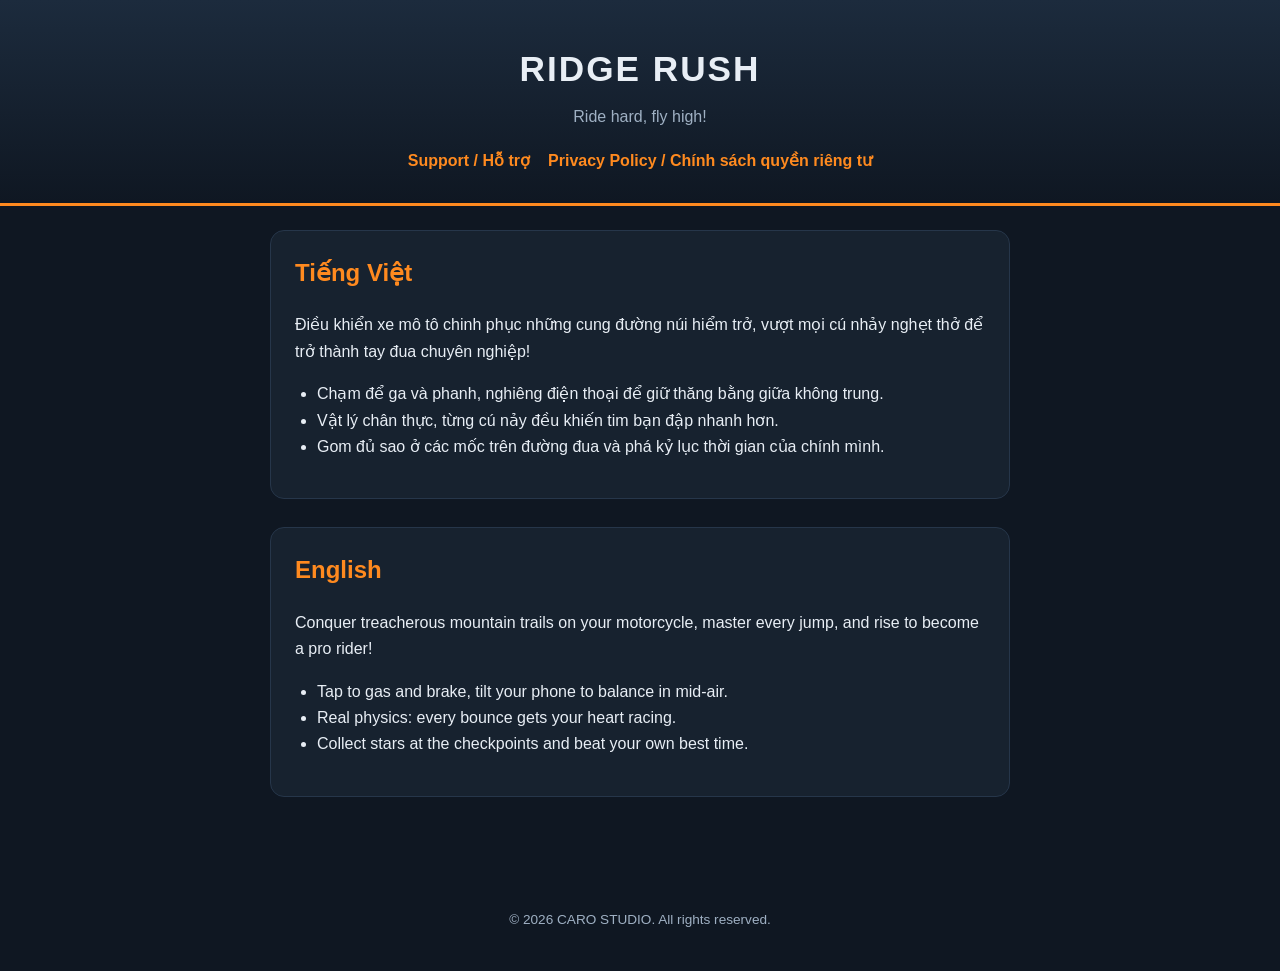
<file: index.html>
<!doctype html>
<html lang="en">
<head>
<meta charset="utf-8">
<meta name="viewport" content="width=device-width, initial-scale=1">
<title>Ridge Rush</title>
<meta name="description" content="Ridge Rush: conquer treacherous mountain trails on your motorcycle, master every jump and become a pro rider.">
<link rel="stylesheet" href="style.css">
</head>
<body>
<header>
    <h1>Ridge Rush</h1>
    <p>Ride hard, fly high!</p>
    <nav>
        <a href="support.html">Support / Hỗ trợ</a>
        <a href="privacy.html">Privacy Policy / Chính sách quyền riêng tư</a>
    </nav>
</header>
<main>
    <section class="lang" id="vi">
        <h2>Tiếng Việt</h2>
        <p>Điều khiển xe mô tô chinh phục những cung đường núi hiểm trở, vượt mọi cú nhảy nghẹt thở để trở thành tay đua chuyên nghiệp!</p>
        <ul>
            <li>Chạm để ga và phanh, nghiêng điện thoại để giữ thăng bằng giữa không trung.</li>
            <li>Vật lý chân thực, từng cú nảy đều khiến tim bạn đập nhanh hơn.</li>
            <li>Gom đủ sao ở các mốc trên đường đua và phá kỷ lục thời gian của chính mình.</li>
        </ul>
    </section>
    <section class="lang" id="en">
        <h2>English</h2>
        <p>Conquer treacherous mountain trails on your motorcycle, master every jump, and rise to become a pro rider!</p>
        <ul>
            <li>Tap to gas and brake, tilt your phone to balance in mid-air.</li>
            <li>Real physics: every bounce gets your heart racing.</li>
            <li>Collect stars at the checkpoints and beat your own best time.</li>
        </ul>
    </section>
</main>
<footer>&copy; 2026 CARO STUDIO. All rights reserved.</footer>
</body>
</html>
</file>
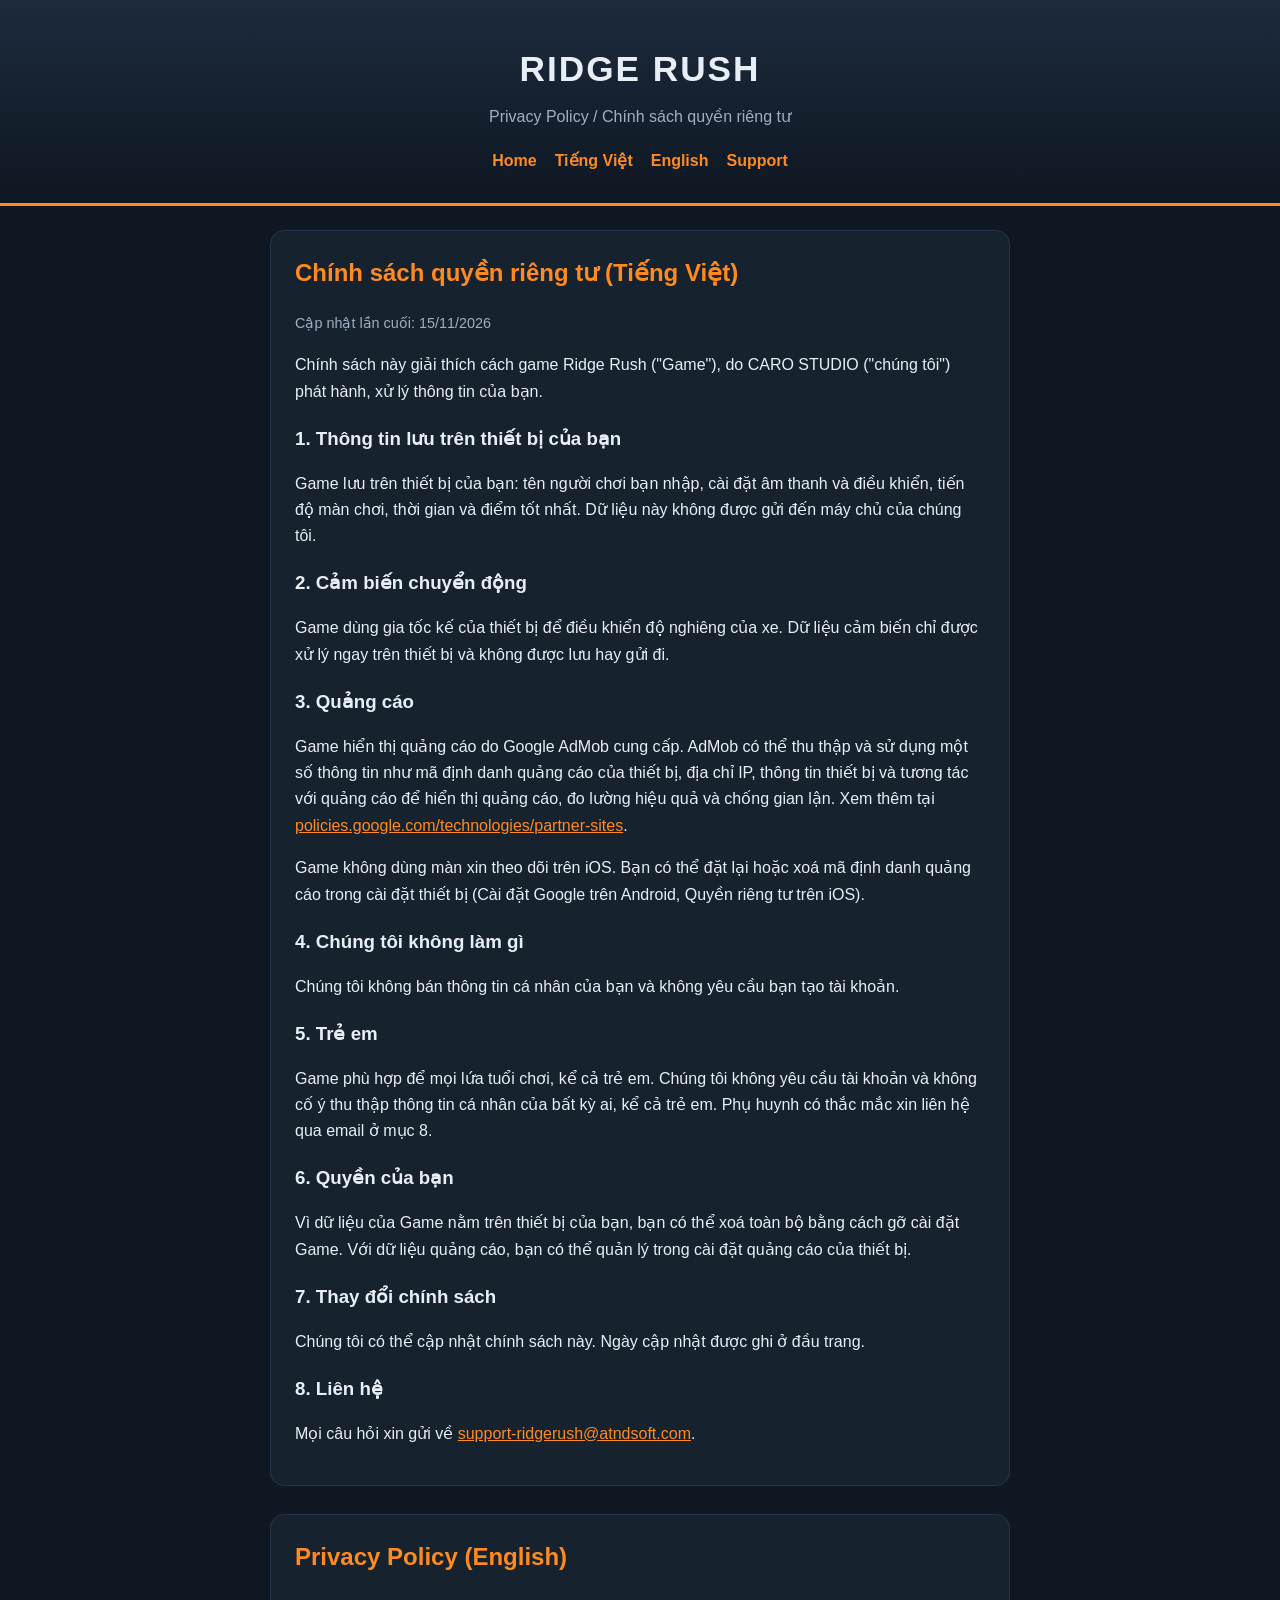
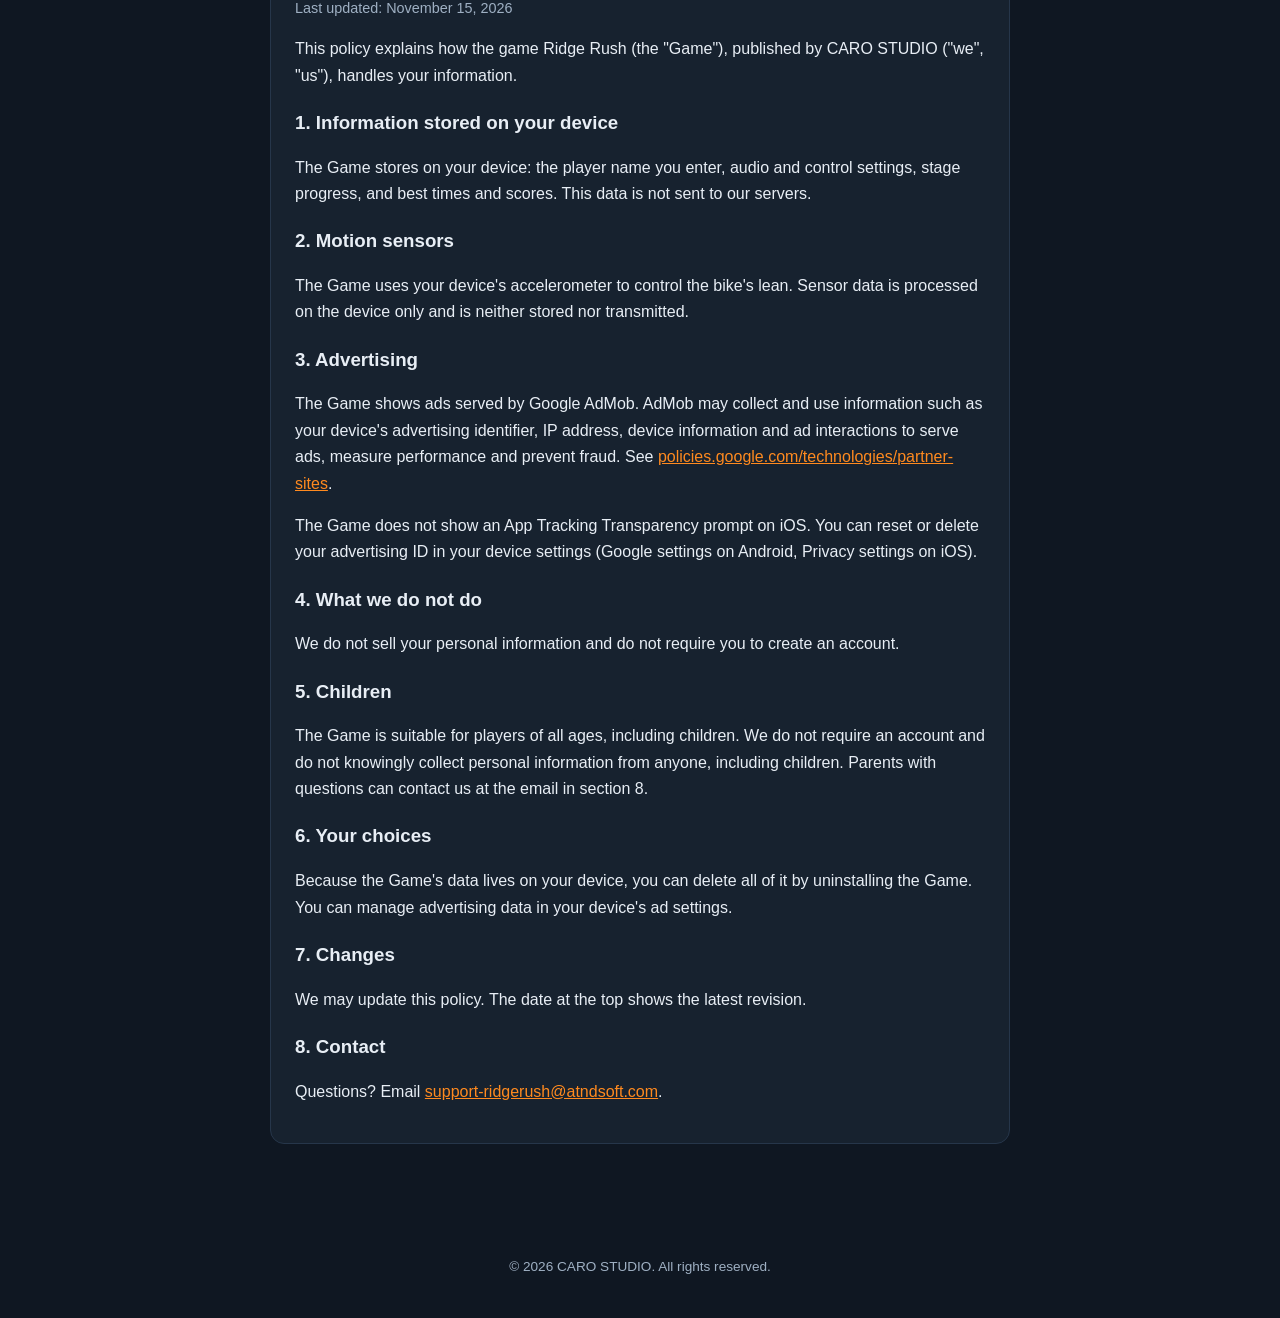
<file: privacy.html>
<!doctype html>
<html lang="en">
<head>
<meta charset="utf-8">
<meta name="viewport" content="width=device-width, initial-scale=1">
<title>Ridge Rush Privacy Policy</title>
<link rel="stylesheet" href="style.css">
</head>
<body>
<header>
    <h1>Ridge Rush</h1>
    <p>Privacy Policy / Chính sách quyền riêng tư</p>
    <nav>
        <a href="index.html">Home</a>
        <a href="#vi">Tiếng Việt</a>
        <a href="#en">English</a>
        <a href="support.html">Support</a>
    </nav>
</header>
<main>
    <section class="lang" id="vi">
        <h2>Chính sách quyền riêng tư (Tiếng Việt)</h2>
        <p class="muted">Cập nhật lần cuối: 15/11/2026</p>
        <p>Chính sách này giải thích cách game Ridge Rush ("Game"), do CARO STUDIO ("chúng tôi") phát hành, xử lý thông tin của bạn.</p>

        <h3>1. Thông tin lưu trên thiết bị của bạn</h3>
        <p>Game lưu trên thiết bị của bạn: tên người chơi bạn nhập, cài đặt âm thanh và điều khiển, tiến độ màn chơi, thời gian và điểm tốt nhất. Dữ liệu này không được gửi đến máy chủ của chúng tôi.</p>

        <h3>2. Cảm biến chuyển động</h3>
        <p>Game dùng gia tốc kế của thiết bị để điều khiển độ nghiêng của xe. Dữ liệu cảm biến chỉ được xử lý ngay trên thiết bị và không được lưu hay gửi đi.</p>

        <h3>3. Quảng cáo</h3>
        <p>Game hiển thị quảng cáo do Google AdMob cung cấp. AdMob có thể thu thập và sử dụng một số thông tin như mã định danh quảng cáo của thiết bị, địa chỉ IP, thông tin thiết bị và tương tác với quảng cáo để hiển thị quảng cáo, đo lường hiệu quả và chống gian lận. Xem thêm tại <a href="https://policies.google.com/technologies/partner-sites">policies.google.com/technologies/partner-sites</a>.</p>
        <p>Game không dùng màn xin theo dõi trên iOS. Bạn có thể đặt lại hoặc xoá mã định danh quảng cáo trong cài đặt thiết bị (Cài đặt Google trên Android, Quyền riêng tư trên iOS).</p>

        <h3>4. Chúng tôi không làm gì</h3>
        <p>Chúng tôi không bán thông tin cá nhân của bạn và không yêu cầu bạn tạo tài khoản.</p>

        <h3>5. Trẻ em</h3>
        <p>Game phù hợp để mọi lứa tuổi chơi, kể cả trẻ em. Chúng tôi không yêu cầu tài khoản và không cố ý thu thập thông tin cá nhân của bất kỳ ai, kể cả trẻ em. Phụ huynh có thắc mắc xin liên hệ qua email ở mục 8.</p>

        <h3>6. Quyền của bạn</h3>
        <p>Vì dữ liệu của Game nằm trên thiết bị của bạn, bạn có thể xoá toàn bộ bằng cách gỡ cài đặt Game. Với dữ liệu quảng cáo, bạn có thể quản lý trong cài đặt quảng cáo của thiết bị.</p>

        <h3>7. Thay đổi chính sách</h3>
        <p>Chúng tôi có thể cập nhật chính sách này. Ngày cập nhật được ghi ở đầu trang.</p>

        <h3>8. Liên hệ</h3>
        <p>Mọi câu hỏi xin gửi về <a href="mailto:support-ridgerush@atndsoft.com">support-ridgerush@atndsoft.com</a>.</p>
    </section>

    <section class="lang" id="en">
        <h2>Privacy Policy (English)</h2>
        <p class="muted">Last updated: November 15, 2026</p>
        <p>This policy explains how the game Ridge Rush (the "Game"), published by CARO STUDIO ("we", "us"), handles your information.</p>

        <h3>1. Information stored on your device</h3>
        <p>The Game stores on your device: the player name you enter, audio and control settings, stage progress, and best times and scores. This data is not sent to our servers.</p>

        <h3>2. Motion sensors</h3>
        <p>The Game uses your device's accelerometer to control the bike's lean. Sensor data is processed on the device only and is neither stored nor transmitted.</p>

        <h3>3. Advertising</h3>
        <p>The Game shows ads served by Google AdMob. AdMob may collect and use information such as your device's advertising identifier, IP address, device information and ad interactions to serve ads, measure performance and prevent fraud. See <a href="https://policies.google.com/technologies/partner-sites">policies.google.com/technologies/partner-sites</a>.</p>
        <p>The Game does not show an App Tracking Transparency prompt on iOS. You can reset or delete your advertising ID in your device settings (Google settings on Android, Privacy settings on iOS).</p>

        <h3>4. What we do not do</h3>
        <p>We do not sell your personal information and do not require you to create an account.</p>

        <h3>5. Children</h3>
        <p>The Game is suitable for players of all ages, including children. We do not require an account and do not knowingly collect personal information from anyone, including children. Parents with questions can contact us at the email in section 8.</p>

        <h3>6. Your choices</h3>
        <p>Because the Game's data lives on your device, you can delete all of it by uninstalling the Game. You can manage advertising data in your device's ad settings.</p>

        <h3>7. Changes</h3>
        <p>We may update this policy. The date at the top shows the latest revision.</p>

        <h3>8. Contact</h3>
        <p>Questions? Email <a href="mailto:support-ridgerush@atndsoft.com">support-ridgerush@atndsoft.com</a>.</p>
    </section>
</main>
<footer>&copy; 2026 CARO STUDIO. All rights reserved.</footer>
</body>
</html>
</file>
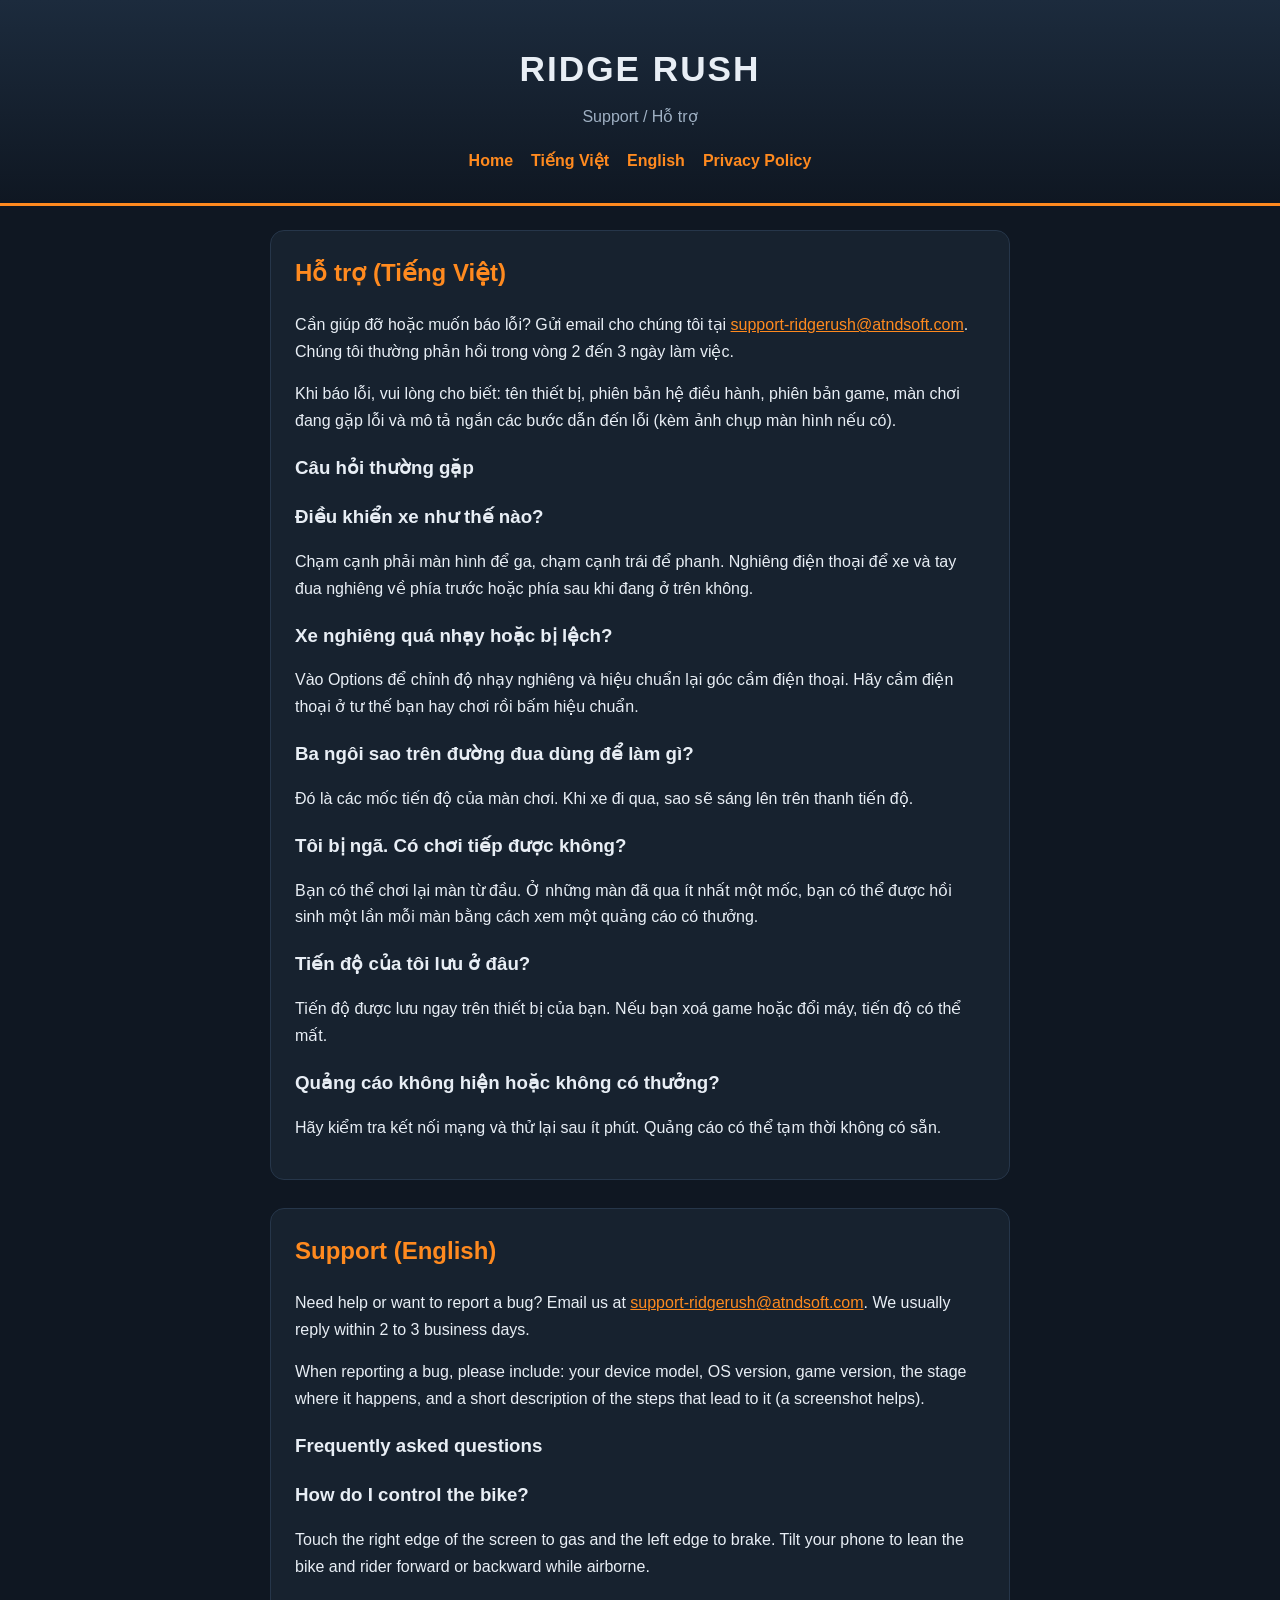
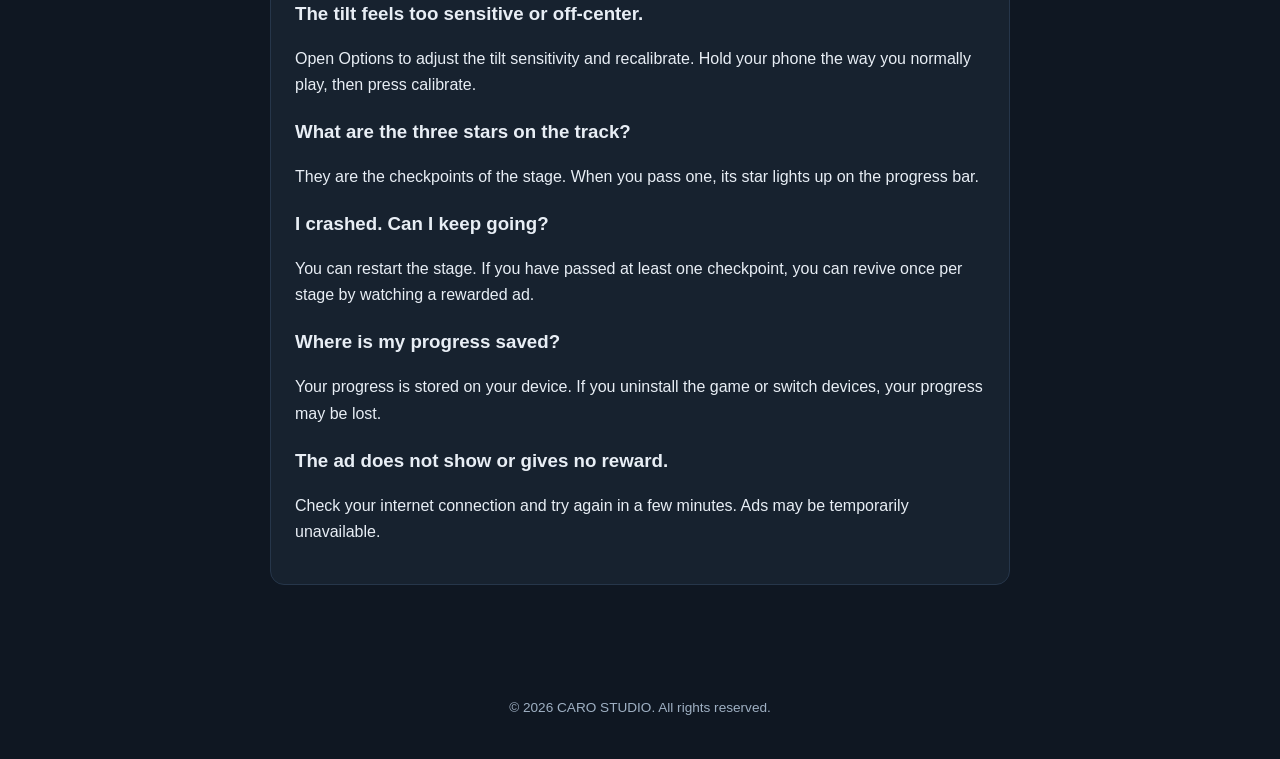
<file: support.html>
<!doctype html>
<html lang="en">
<head>
<meta charset="utf-8">
<meta name="viewport" content="width=device-width, initial-scale=1">
<title>Ridge Rush Support</title>
<link rel="stylesheet" href="style.css">
</head>
<body>
<header>
    <h1>Ridge Rush</h1>
    <p>Support / Hỗ trợ</p>
    <nav>
        <a href="index.html">Home</a>
        <a href="#vi">Tiếng Việt</a>
        <a href="#en">English</a>
        <a href="privacy.html">Privacy Policy</a>
    </nav>
</header>
<main>
    <section class="lang" id="vi">
        <h2>Hỗ trợ (Tiếng Việt)</h2>
        <p>Cần giúp đỡ hoặc muốn báo lỗi? Gửi email cho chúng tôi tại <a href="mailto:support-ridgerush@atndsoft.com">support-ridgerush@atndsoft.com</a>. Chúng tôi thường phản hồi trong vòng 2 đến 3 ngày làm việc.</p>
        <p>Khi báo lỗi, vui lòng cho biết: tên thiết bị, phiên bản hệ điều hành, phiên bản game, màn chơi đang gặp lỗi và mô tả ngắn các bước dẫn đến lỗi (kèm ảnh chụp màn hình nếu có).</p>

        <h3>Câu hỏi thường gặp</h3>

        <h3>Điều khiển xe như thế nào?</h3>
        <p>Chạm cạnh phải màn hình để ga, chạm cạnh trái để phanh. Nghiêng điện thoại để xe và tay đua nghiêng về phía trước hoặc phía sau khi đang ở trên không.</p>

        <h3>Xe nghiêng quá nhạy hoặc bị lệch?</h3>
        <p>Vào Options để chỉnh độ nhạy nghiêng và hiệu chuẩn lại góc cầm điện thoại. Hãy cầm điện thoại ở tư thế bạn hay chơi rồi bấm hiệu chuẩn.</p>

        <h3>Ba ngôi sao trên đường đua dùng để làm gì?</h3>
        <p>Đó là các mốc tiến độ của màn chơi. Khi xe đi qua, sao sẽ sáng lên trên thanh tiến độ.</p>

        <h3>Tôi bị ngã. Có chơi tiếp được không?</h3>
        <p>Bạn có thể chơi lại màn từ đầu. Ở những màn đã qua ít nhất một mốc, bạn có thể được hồi sinh một lần mỗi màn bằng cách xem một quảng cáo có thưởng.</p>

        <h3>Tiến độ của tôi lưu ở đâu?</h3>
        <p>Tiến độ được lưu ngay trên thiết bị của bạn. Nếu bạn xoá game hoặc đổi máy, tiến độ có thể mất.</p>

        <h3>Quảng cáo không hiện hoặc không có thưởng?</h3>
        <p>Hãy kiểm tra kết nối mạng và thử lại sau ít phút. Quảng cáo có thể tạm thời không có sẵn.</p>
    </section>

    <section class="lang" id="en">
        <h2>Support (English)</h2>
        <p>Need help or want to report a bug? Email us at <a href="mailto:support-ridgerush@atndsoft.com">support-ridgerush@atndsoft.com</a>. We usually reply within 2 to 3 business days.</p>
        <p>When reporting a bug, please include: your device model, OS version, game version, the stage where it happens, and a short description of the steps that lead to it (a screenshot helps).</p>

        <h3>Frequently asked questions</h3>

        <h3>How do I control the bike?</h3>
        <p>Touch the right edge of the screen to gas and the left edge to brake. Tilt your phone to lean the bike and rider forward or backward while airborne.</p>

        <h3>The tilt feels too sensitive or off-center.</h3>
        <p>Open Options to adjust the tilt sensitivity and recalibrate. Hold your phone the way you normally play, then press calibrate.</p>

        <h3>What are the three stars on the track?</h3>
        <p>They are the checkpoints of the stage. When you pass one, its star lights up on the progress bar.</p>

        <h3>I crashed. Can I keep going?</h3>
        <p>You can restart the stage. If you have passed at least one checkpoint, you can revive once per stage by watching a rewarded ad.</p>

        <h3>Where is my progress saved?</h3>
        <p>Your progress is stored on your device. If you uninstall the game or switch devices, your progress may be lost.</p>

        <h3>The ad does not show or gives no reward.</h3>
        <p>Check your internet connection and try again in a few minutes. Ads may be temporarily unavailable.</p>
    </section>
</main>
<footer>&copy; 2026 CARO STUDIO. All rights reserved.</footer>
</body>
</html>
</file>
<file: style.css>
:root {
    --bg: #0f1722;
    --card: #17222f;
    --text: #e8eef5;
    --muted: #9fb0c3;
    --accent: #ff8a1f;
    --line: #26364a;
}

* {
    box-sizing: border-box;
}

body {
    margin: 0;
    background: var(--bg);
    color: var(--text);
    font-family: -apple-system, "Segoe UI", Roboto, Helvetica, Arial, sans-serif;
    line-height: 1.65;
}

header {
    padding: 40px 20px 28px;
    text-align: center;
    background: linear-gradient(180deg, #1c2b3d, var(--bg));
    border-bottom: 3px solid var(--accent);
}

header h1 {
    margin: 0 0 6px;
    font-size: 2.2rem;
    letter-spacing: 2px;
    text-transform: uppercase;
}

header p {
    margin: 0;
    color: var(--muted);
}

nav {
    margin-top: 18px;
    display: flex;
    justify-content: center;
    flex-wrap: wrap;
    gap: 8px 18px;
}

nav a {
    color: var(--accent);
    text-decoration: none;
    font-weight: 600;
}

nav a:hover {
    text-decoration: underline;
}

main {
    max-width: 780px;
    margin: 0 auto;
    padding: 24px 20px 60px;
}

section.lang {
    background: var(--card);
    border: 1px solid var(--line);
    border-radius: 14px;
    padding: 22px 24px;
    margin-bottom: 28px;
}

h2 {
    margin-top: 0;
    color: var(--accent);
}

h3 {
    margin-bottom: 6px;
}

a {
    color: var(--accent);
}

ul {
    padding-left: 22px;
}

.muted {
    color: var(--muted);
    font-size: 0.9rem;
}

footer {
    text-align: center;
    color: var(--muted);
    padding: 24px 20px 40px;
    font-size: 0.85rem;
}
</file>
